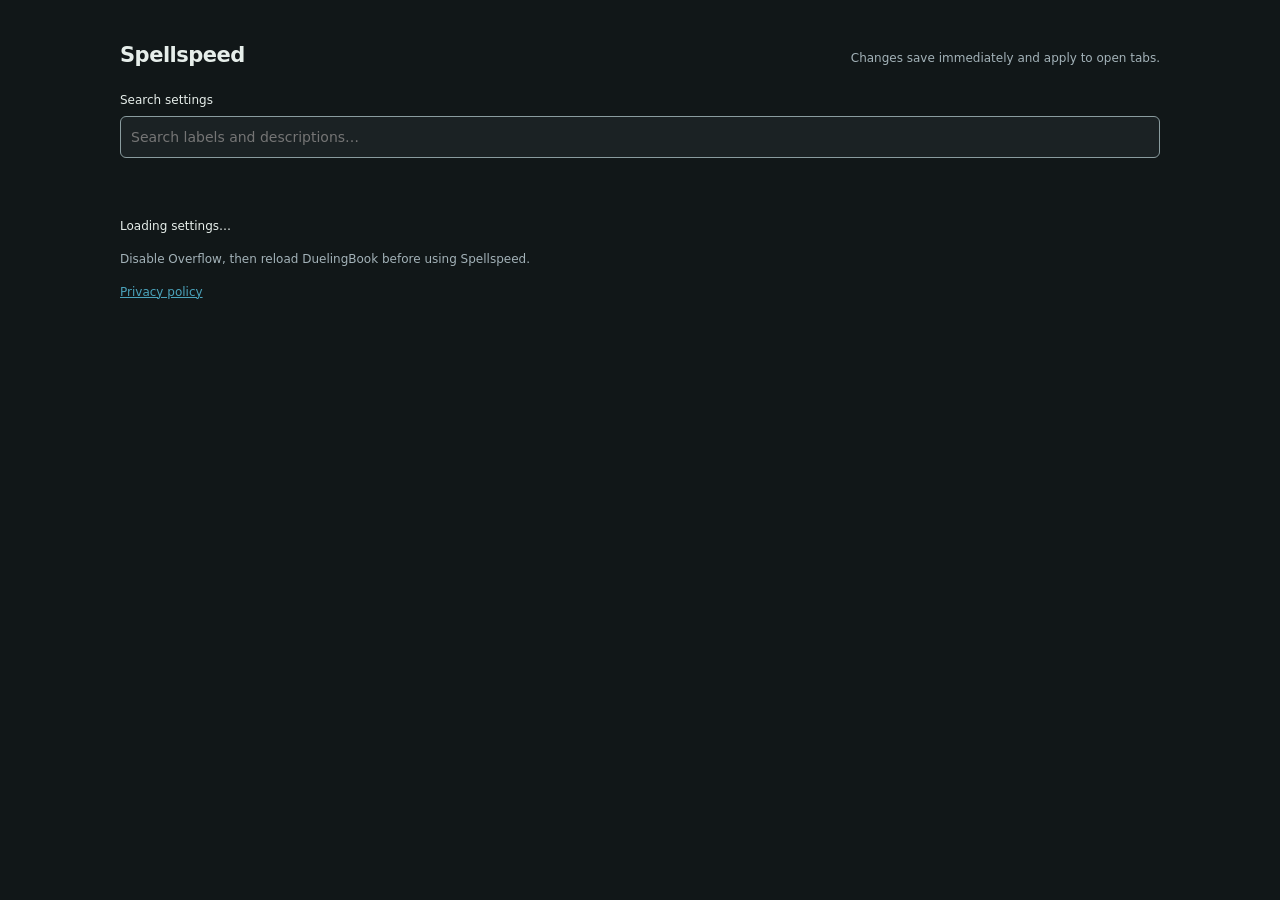
<file: extension/options.html>
<!doctype html>
<html lang="en" data-dbetter-theme="night"><head><meta charset="utf-8"><meta name="viewport" content="width=device-width, initial-scale=1"><title>Spellspeed settings</title><link rel="stylesheet" href="popup.css"></head>
<body class="options"><main>
<header class="top"><h1>Spellspeed <small id="version"></small></h1><p class="note">Changes save immediately and apply to open tabs.</p></header>
<label class="search-label" for="search">Search settings</label><input id="search" type="search" placeholder="Search labels and descriptions…">
<div class="settings-layout"><nav id="section-menu" aria-label="Settings sections"></nav><div id="categories"></div></div><p id="empty" hidden>No matching settings.</p>
<section id="key-settings" hidden><h2>Keyboard shortcuts</h2><p class="note">Select a key, then press one printable key. Escape cancels. Modifiers, Tab and Enter are reserved.</p><div id="key-bindings"></div></section>
<section id="chat-settings" hidden><h2>Quick chat</h2><p class="note">The 💬 Chat wheel in duels shows these after your deck’s own messages (set them with 💬 next to Solo in the deck constructor). Up to 8 in all, 40 characters each.</p><div id="chat-messages"></div><div class="actions"><button id="chat-reset" type="button">Default messages</button></div></section>
<section id="transfer" hidden><h2>Backup</h2><div id="volume-setting"><label for="vfxVolume">VFX volume <output id="volume-value">100%</output></label><input id="vfxVolume" type="range" min="0" max="100" step="1"></div><div id="board-setting"><label for="boardSize">Board size <output id="board-value">100%</output></label><input id="boardSize" type="range" min="60" max="100" step="5"></div>
<div class="actions"><button id="reset" type="button">Reset to defaults</button><button id="export" type="button">Export JSON</button><label class="file-button" for="import">Import JSON</label><input id="import" type="file" accept=".json,application/json"></div>
<div id="reset-confirm" hidden><p>Reset all extension settings and shortcuts?</p><button id="reset-yes" type="button">Reset all</button> <button id="reset-no" type="button">Cancel</button></div></section>
<p id="error" role="alert"></p><p id="status" role="status">Loading settings…</p>
<p class="note">Disable Overflow, then reload DuelingBook before using Spellspeed.</p>
<p class="note"><a href="privacy.html" target="_blank" rel="noopener">Privacy policy</a></p>
</main><script src="rules.js"></script><script src="popup.js"></script></body></html>
</file>
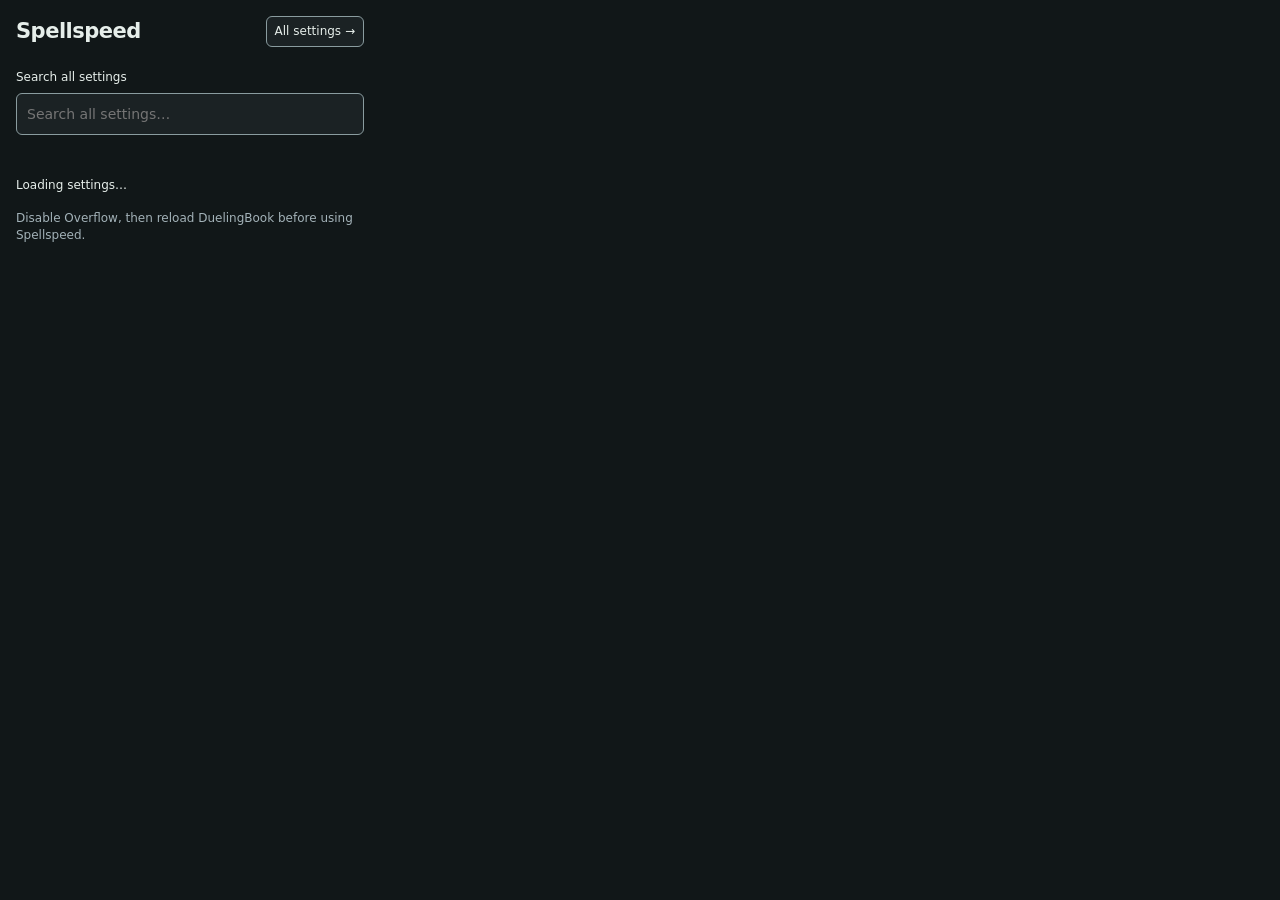
<file: extension/popup.html>
<!doctype html>
<html lang="en" data-dbetter-theme="night"><head><meta charset="utf-8"><meta name="viewport" content="width=device-width, initial-scale=1"><title>Spellspeed settings</title><link rel="stylesheet" href="popup.css"></head>
<body><main>
<header class="top"><h1>Spellspeed <small id="version"></small></h1><button id="all-settings" type="button">All settings →</button></header>
<section id="quick" aria-label="Most used settings"></section>
<label class="search-label" for="search">Search all settings</label><input id="search" type="search" placeholder="Search all settings…">
<div id="categories" hidden></div><p id="empty" hidden>No matching settings.</p>
<p id="error" role="alert"></p><p id="status" role="status">Loading settings…</p>
<p class="note">Disable Overflow, then reload DuelingBook before using Spellspeed.</p>
</main><script src="rules.js"></script><script src="popup.js"></script></body></html>
</file>
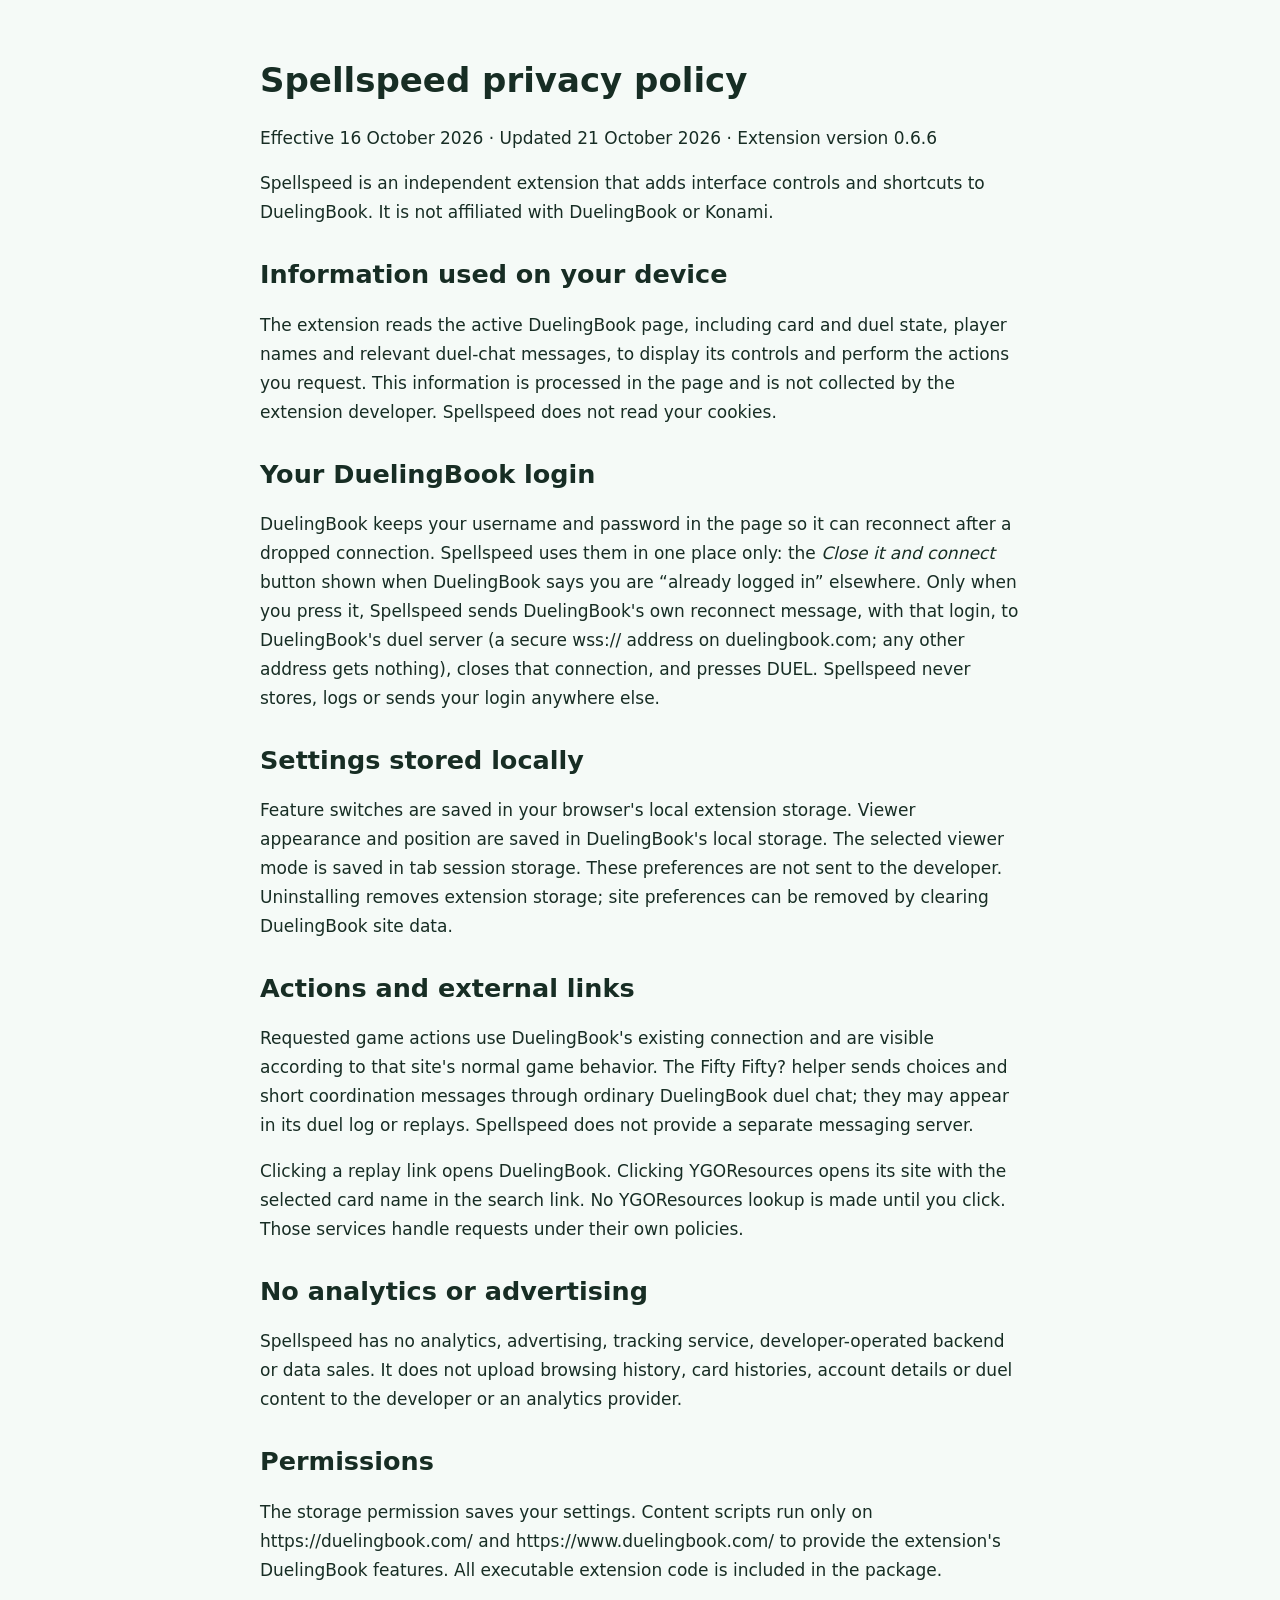
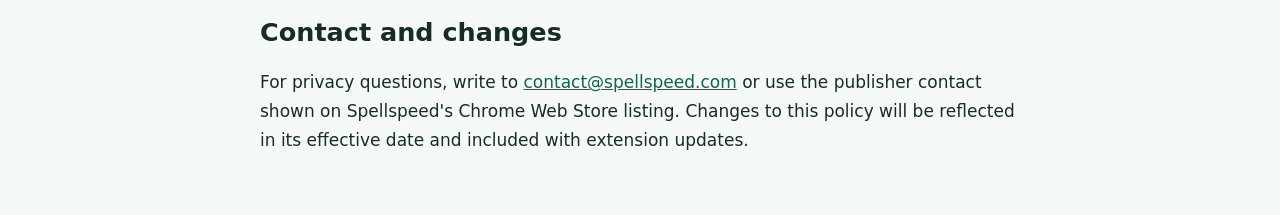
<file: extension/privacy.html>
<!doctype html>
<html lang="en"><head><meta charset="utf-8"><meta name="viewport" content="width=device-width,initial-scale=1"><title>Spellspeed — Privacy policy</title><style>body{max-width:760px;margin:60px auto;padding:0 24px;font:17px/1.7 system-ui;color:#172d24;background:#f5faf7}h1,h2{line-height:1.2}h2{margin-top:32px}a{color:#14634a}</style></head><body>
<h1>Spellspeed privacy policy</h1><p>Effective 16 October 2026 · Updated 21 October 2026 · Extension version 0.6.6</p>
<p>Spellspeed is an independent extension that adds interface controls and shortcuts to DuelingBook. It is not affiliated with DuelingBook or Konami.</p>
<h2>Information used on your device</h2><p>The extension reads the active DuelingBook page, including card and duel state, player names and relevant duel-chat messages, to display its controls and perform the actions you request. This information is processed in the page and is not collected by the extension developer. Spellspeed does not read your cookies.</p>
<h2>Your DuelingBook login</h2><p>DuelingBook keeps your username and password in the page so it can reconnect after a dropped connection. Spellspeed uses them in one place only: the <em>Close it and connect</em> button shown when DuelingBook says you are “already logged in” elsewhere. Only when you press it, Spellspeed sends DuelingBook's own reconnect message, with that login, to DuelingBook's duel server (a secure wss:// address on duelingbook.com; any other address gets nothing), closes that connection, and presses DUEL. Spellspeed never stores, logs or sends your login anywhere else.</p>
<h2>Settings stored locally</h2><p>Feature switches are saved in your browser's local extension storage. Viewer appearance and position are saved in DuelingBook's local storage. The selected viewer mode is saved in tab session storage. These preferences are not sent to the developer. Uninstalling removes extension storage; site preferences can be removed by clearing DuelingBook site data.</p>
<h2>Actions and external links</h2><p>Requested game actions use DuelingBook's existing connection and are visible according to that site's normal game behavior. The Fifty Fifty? helper sends choices and short coordination messages through ordinary DuelingBook duel chat; they may appear in its duel log or replays. Spellspeed does not provide a separate messaging server.</p><p>Clicking a replay link opens DuelingBook. Clicking YGOResources opens its site with the selected card name in the search link. No YGOResources lookup is made until you click. Those services handle requests under their own policies.</p>
<h2>No analytics or advertising</h2><p>Spellspeed has no analytics, advertising, tracking service, developer-operated backend or data sales. It does not upload browsing history, card histories, account details or duel content to the developer or an analytics provider.</p>
<h2>Permissions</h2><p>The storage permission saves your settings. Content scripts run only on https://duelingbook.com/ and https://www.duelingbook.com/ to provide the extension's DuelingBook features. All executable extension code is included in the package.</p>
<h2>Contact and changes</h2><p>For privacy questions, write to <a href="mailto:contact@spellspeed.com">contact@spellspeed.com</a> or use the publisher contact shown on Spellspeed's Chrome Web Store listing. Changes to this policy will be reflected in its effective date and included with extension updates.</p>
</body></html>
</file>
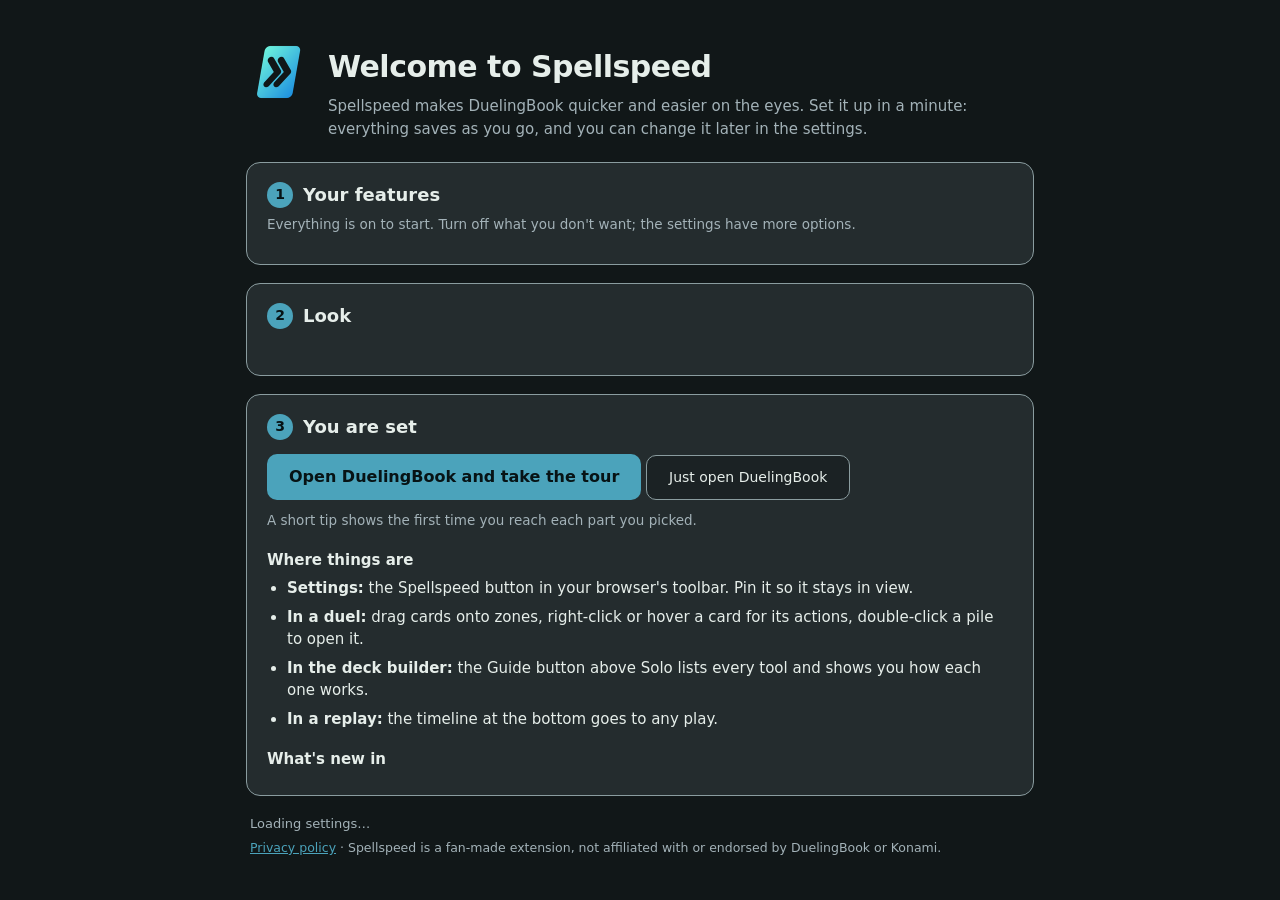
<file: extension/welcome.html>
<!doctype html>
<html lang="en" data-dbetter-theme="night"><head><meta charset="utf-8"><meta name="viewport" content="width=device-width, initial-scale=1"><title>Welcome to Spellspeed</title><link rel="icon" href="icon32.png"><link rel="stylesheet" href="welcome.css"></head>
<body><main>
<header class="hero"><img src="icon128.png" alt="" width="64" height="64"><div><h1>Welcome to Spellspeed</h1>
<p>Spellspeed makes DuelingBook quicker and easier on the eyes. Set it up in a minute: everything saves as you go, and you can change it later in the settings.</p></div></header>

<section class="step" aria-labelledby="features-title"><h2 id="features-title"><span class="num">1</span>Your features</h2>
<p class="note">Everything is on to start. Turn off what you don't want; the settings have more options.</p>
<div id="features"></div>
</section>

<section class="step" aria-labelledby="look-title"><h2 id="look-title"><span class="num">2</span>Look</h2>
<div class="choices" id="looks" role="radiogroup" aria-label="Look"></div>
<div class="themes" id="themes" role="group" aria-label="Theme"></div>
</section>

<section class="step" aria-labelledby="go-title"><h2 id="go-title"><span class="num">3</span>You are set</h2>
<a id="open" class="open" href="https://www.duelingbook.com/">Open DuelingBook and take the tour</a>
<a id="open-only" class="open secondary" href="https://www.duelingbook.com/">Just open DuelingBook</a>
<span id="guide-video"></span>
<p class="note" id="tips-note">A short tip shows the first time you reach each part you picked.</p>
<h3>Where things are</h3>
<ul class="where">
<li><strong>Settings:</strong> the Spellspeed button in your browser's toolbar. Pin it so it stays in view.</li>
<li><strong>In a duel:</strong> drag cards onto zones, right-click or hover a card for its actions, double-click a pile to open it.</li>
<li><strong>In the deck builder:</strong> the Guide button above Solo lists every tool and shows you how each one works.</li>
<li><strong>In a replay:</strong> the timeline at the bottom goes to any play.</li>
</ul>
<h3 id="new">What's new in <span id="news-version"></span></h3>
<ul class="news" id="news"></ul>
</section>

<p id="status" role="status">Loading settings…</p>
<footer><a href="privacy.html" target="_blank" rel="noopener">Privacy policy</a> · Spellspeed is a fan-made extension, not affiliated with or endorsed by DuelingBook or Konami.</footer>
</main><script src="rules.js"></script><script src="welcome.js"></script></body></html>
</file>
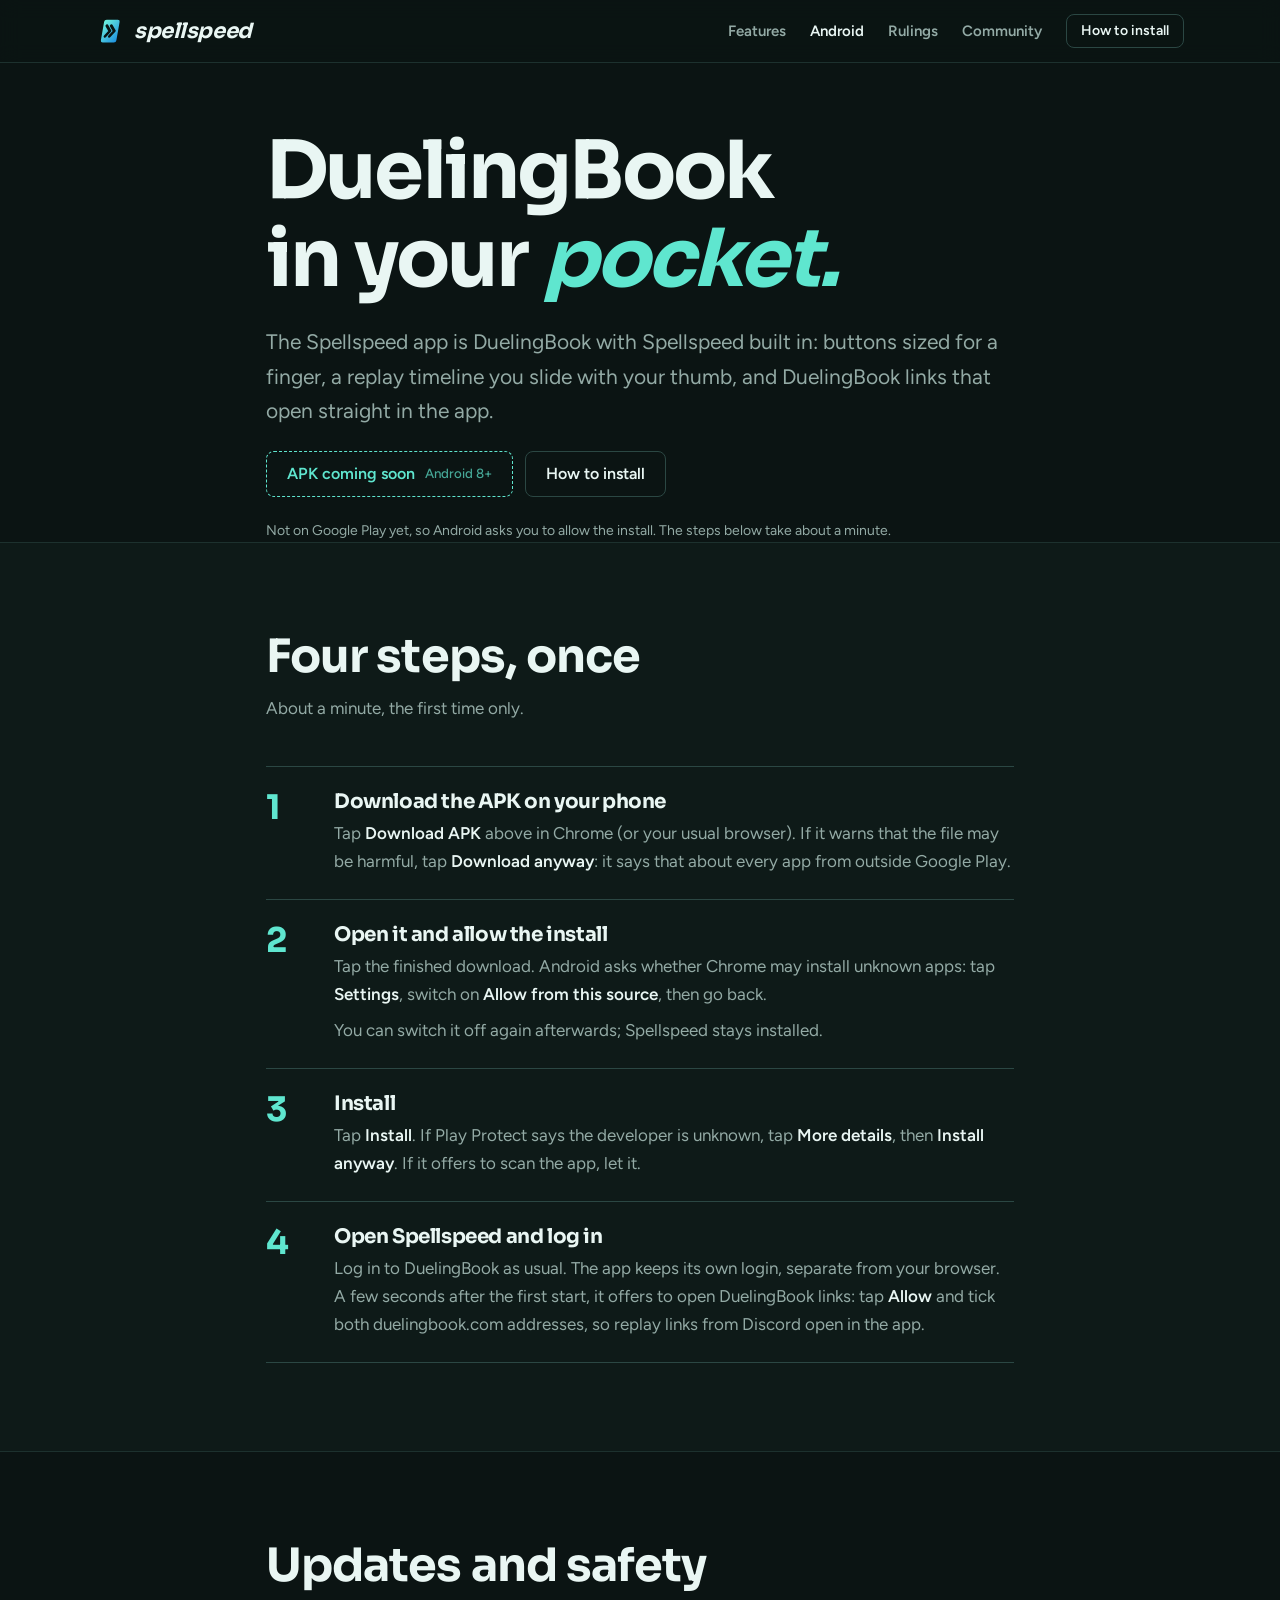
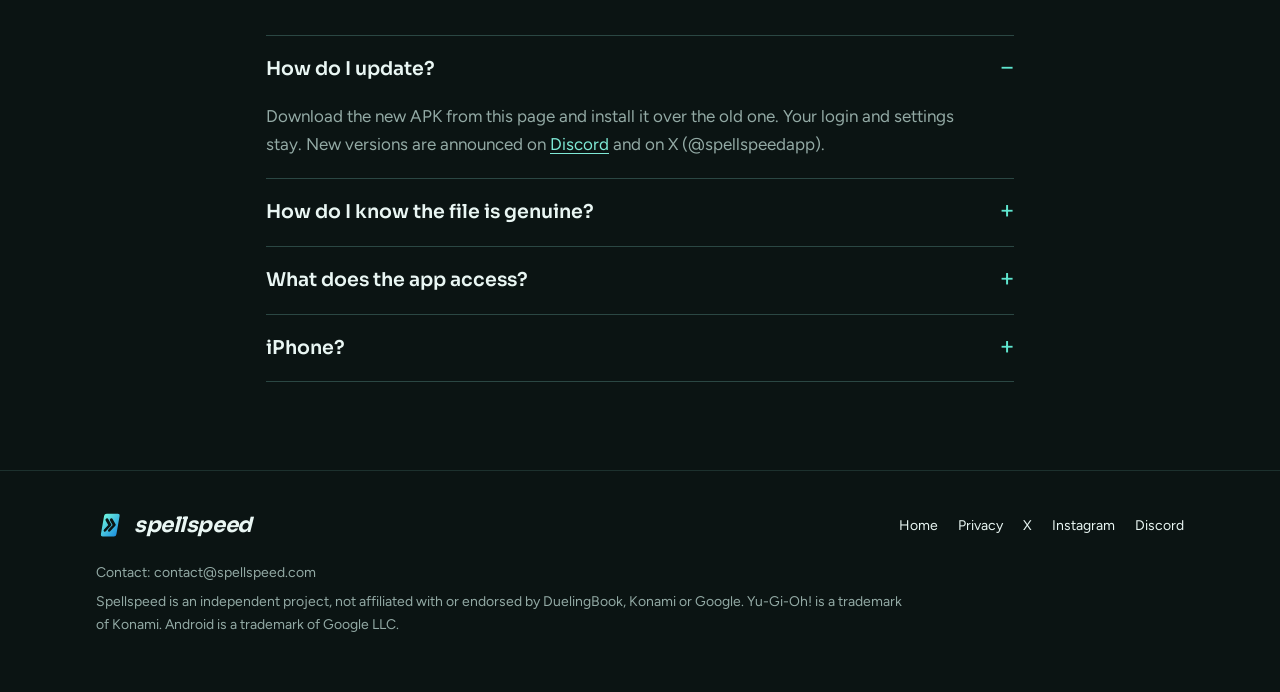
<file: site/android.html>
<!doctype html>
<html lang="en">
<head>
<meta charset="utf-8">
<meta name="viewport" content="width=device-width, initial-scale=1, viewport-fit=cover">
<title>Spellspeed for Android</title>
<meta name="description" content="Download the Spellspeed app for Android: DuelingBook with touch-sized controls, a replay timeline and links that open in the app.">
<meta name="theme-color" content="#0b1413">
<link rel="icon" href="assets/mark.svg" type="image/svg+xml">
<link rel="icon" href="assets/icon32.png" sizes="32x32">
<link rel="apple-touch-icon" href="assets/app-icon-512.png">
<link rel="preload" href="fonts/sora.woff2" as="font" type="font/woff2" crossorigin>
<link rel="stylesheet" href="style.css?v=3">
</head>
<body>

<header class="top">
  <div class="wrap">
    <a class="brand" href="./" aria-label="Spellspeed home"><img src="assets/mark.svg" alt=""><span class="wordmark">spellspeed</span></a>
    <nav class="nav" aria-label="Main">
      <a href="./#deck">Features</a>
      <a href="android.html" aria-current="page">Android</a>
      <a href="./#rulings">Rulings</a>
      <a href="./#community">Community</a>
    </nav>
    <a class="btn btn-ghost btn-sm" href="#install">How to install</a>
  </div>
</header>

<main>
  <div class="wrap narrow hero">
    <div class="hero-copy">
      <h1>DuelingBook in your <em>pocket.</em></h1>
      <p class="lead">The Spellspeed app is DuelingBook with Spellspeed built in: buttons sized for a finger, a replay timeline you slide with your thumb, and DuelingBook links that open straight in the app.</p>
      <div class="ctas" id="download">
        <!-- TODO(launch): APK link (GitHub release asset), version, size and SHA-256 -->
        <span class="btn btn-soon">APK coming soon <small>Android 8+</small></span>
        <a class="btn btn-ghost" href="#install">How to install</a>
      </div>
      <p class="note">Not on Google Play yet, so Android asks you to allow the install. The steps below take about a minute.</p>
    </div>
  </div>

  <section id="install" class="band">
    <div class="wrap narrow">
      <div class="section-head"><h2>Four steps, once</h2><p>About a minute, the first time only.</p></div>
      <ol class="steps">
        <li><div>
          <h3>Download the APK on your phone</h3>
          <p>Tap <b>Download APK</b> above in Chrome (or your usual browser). If it warns that the file may be harmful, tap <b>Download anyway</b>: it says that about every app from outside Google Play.</p>
        </div></li>
        <li><div>
          <h3>Open it and allow the install</h3>
          <p>Tap the finished download. Android asks whether Chrome may install unknown apps: tap <b>Settings</b>, switch on <b>Allow from this source</b>, then go back.</p>
          <p>You can switch it off again afterwards; Spellspeed stays installed.</p>
        </div></li>
        <li><div>
          <h3>Install</h3>
          <p>Tap <b>Install</b>. If Play Protect says the developer is unknown, tap <b>More details</b>, then <b>Install anyway</b>. If it offers to scan the app, let it.</p>
        </div></li>
        <li><div>
          <h3>Open Spellspeed and log in</h3>
          <p>Log in to DuelingBook as usual. The app keeps its own login, separate from your browser. A few seconds after the first start, it offers to open DuelingBook links: tap <b>Allow</b> and tick both duelingbook.com addresses, so replay links from Discord open in the app.</p>
        </div></li>
      </ol>
    </div>
  </section>

  <section>
    <div class="wrap narrow">
      <div class="section-head"><h2>Updates and safety</h2></div>
      <div class="rulings">
        <details open>
          <summary>How do I update?</summary>
          <p>Download the new APK from this page and install it over the old one. Your login and settings stay. New versions are announced on <a href="https://discord.gg/m5qKsv8ZST">Discord</a> and on X (@spellspeedapp).</p>
        </details>
        <details>
          <summary>How do I know the file is genuine?</summary>
          <p>Download it only from spellspeed.com or our GitHub releases. Every version is signed with the same key, so Android refuses to install a modified copy over your app. Each release lists its SHA-256 checksum:</p>
          <p class="checksum"><!-- TODO(launch): SHA-256 of the release APK -->Checksum published with the first release.</p>
        </details>
        <details>
          <summary>What does the app access?</summary>
          <p>Only DuelingBook. It has no tracking or analytics and sends nothing to us. See the <a href="privacy.html">privacy policy</a>.</p>
        </details>
        <details>
          <summary>iPhone?</summary>
          <p>Not yet. Apple does not allow apps from outside the App Store on most iPhones.</p>
        </details>
      </div>
    </div>
  </section>
</main>

<footer>
  <div class="wrap">
    <div class="foot-row">
      <a class="brand" href="./"><img src="assets/mark.svg" alt=""><span class="wordmark">spellspeed</span></a>
      <nav class="foot-links" aria-label="Footer">
        <a href="./">Home</a>
        <a href="privacy.html">Privacy</a>
        <a href="https://x.com/spellspeedapp">X</a>
        <a href="https://www.instagram.com/spellspeedapp/">Instagram</a>
        <!-- TODO(launch): GitHub repository -->
        <a href="https://discord.gg/m5qKsv8ZST">Discord</a>
      </nav>
    </div>
    <div class="fine">
      <p>Contact: contact@spellspeed.com</p>
      <p>Spellspeed is an independent project, not affiliated with or endorsed by DuelingBook, Konami or Google. Yu-Gi-Oh! is a trademark of Konami. Android is a trademark of Google LLC.</p>
    </div>
  </div>
</footer>
</body>
</html>
</file>
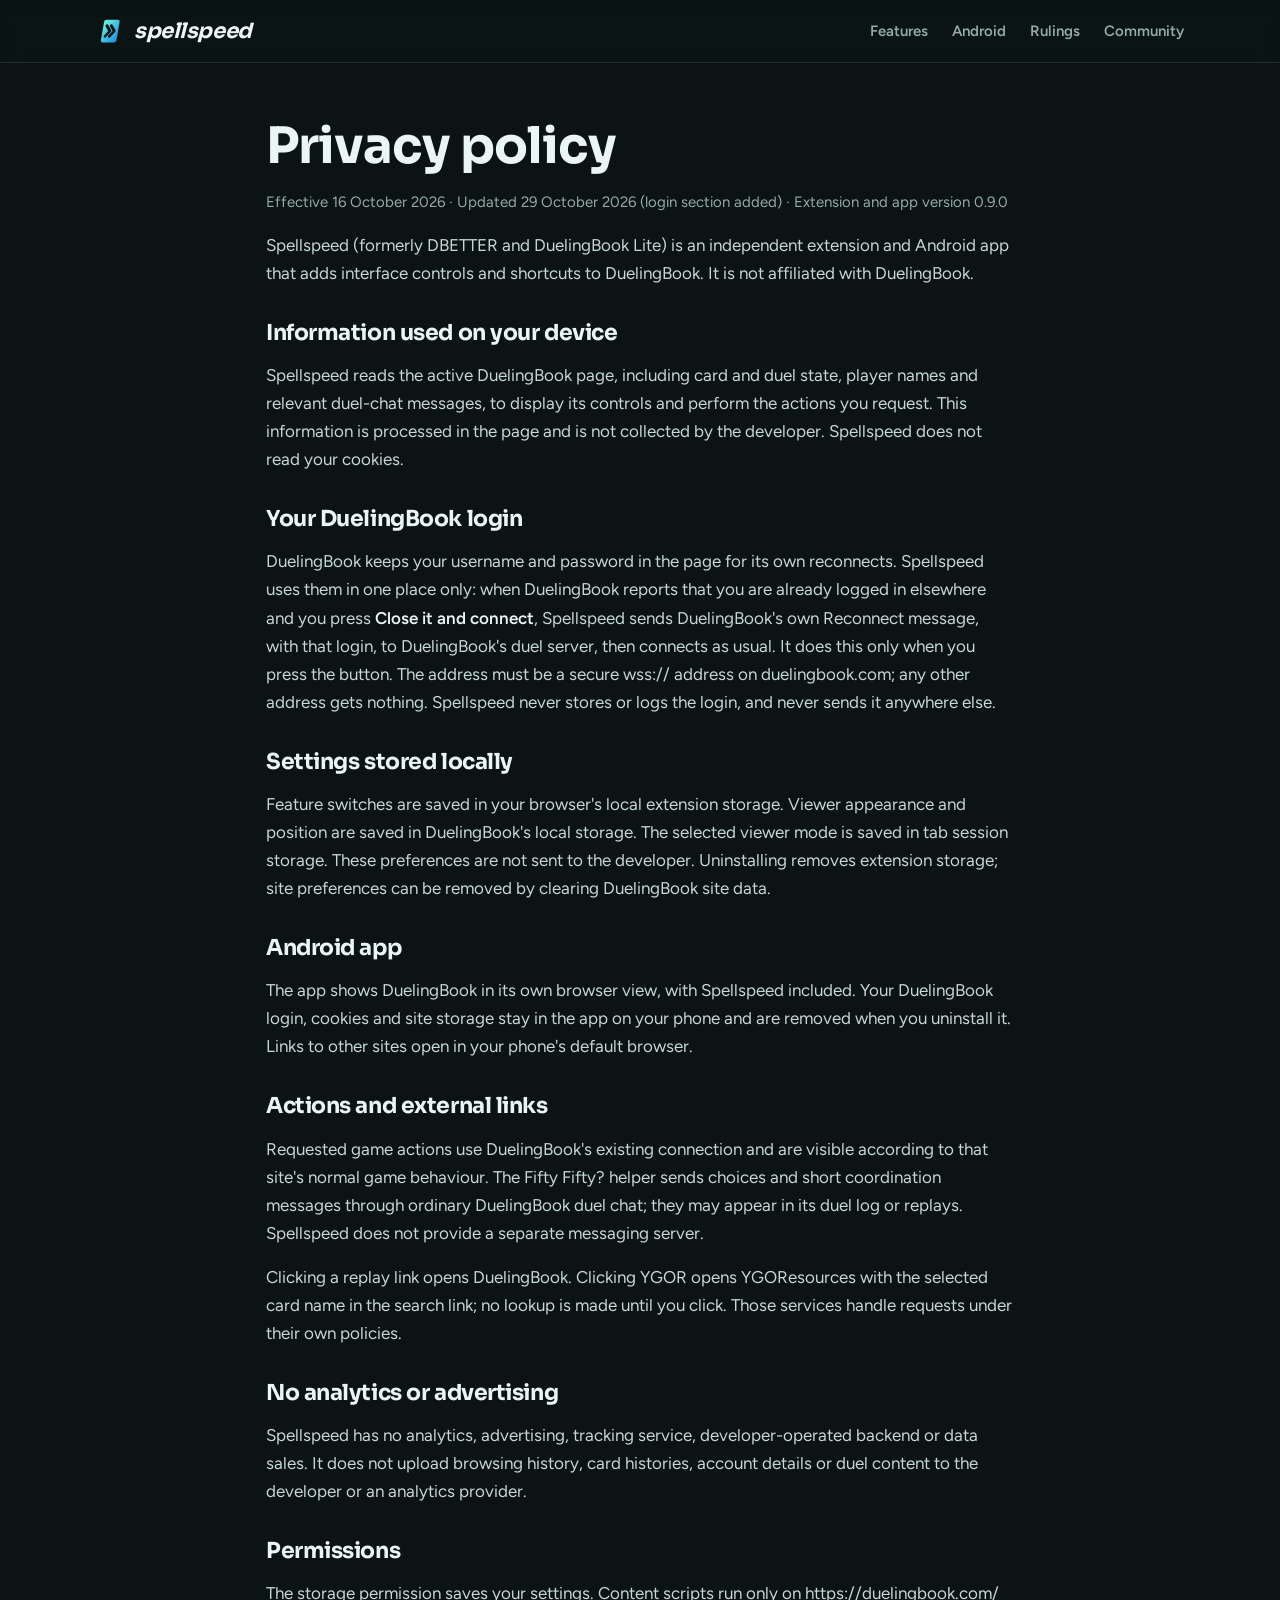
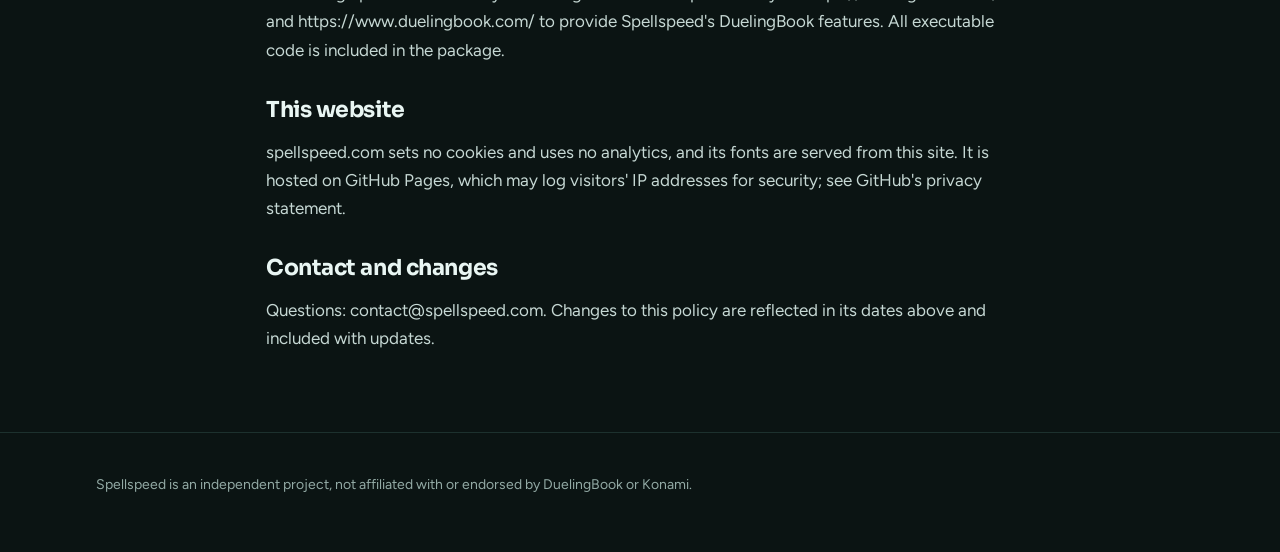
<file: site/privacy.html>
<!doctype html>
<html lang="en">
<head>
<meta charset="utf-8">
<meta name="viewport" content="width=device-width, initial-scale=1, viewport-fit=cover">
<title>Spellspeed Privacy Policy</title>
<meta name="description" content="What the Spellspeed extension, Android app and website do with your data.">
<meta name="theme-color" content="#0b1413">
<link rel="icon" href="assets/mark.svg" type="image/svg+xml">
<link rel="icon" href="assets/icon32.png" sizes="32x32">
<link rel="stylesheet" href="style.css?v=3">
</head>
<body>

<header class="top">
  <div class="wrap">
    <a class="brand" href="./" aria-label="Spellspeed home"><img src="assets/mark.svg" alt=""><span class="wordmark">spellspeed</span></a>
    <nav class="nav" aria-label="Main">
      <a href="./#deck">Features</a>
      <a href="android.html">Android</a>
      <a href="./#rulings">Rulings</a>
      <a href="./#community">Community</a>
    </nav>
  </div>
</header>

<main class="wrap narrow prose">
  <!-- Keep in step with the privacy.html inside the extension package. -->
  <h1>Privacy policy</h1>
  <p class="meta">Effective 16 October 2026 · Updated 29 October 2026 (login section added) · Extension and app version 0.9.0</p>
  <p>Spellspeed (formerly DBETTER and DuelingBook Lite) is an independent extension and Android app that adds interface controls and shortcuts to DuelingBook. It is not affiliated with DuelingBook.</p>

  <h2>Information used on your device</h2>
  <p>Spellspeed reads the active DuelingBook page, including card and duel state, player names and relevant duel-chat messages, to display its controls and perform the actions you request. This information is processed in the page and is not collected by the developer. Spellspeed does not read your cookies.</p>
  <h2>Your DuelingBook login</h2>
  <p>DuelingBook keeps your username and password in the page for its own reconnects. Spellspeed uses them in one place only: when DuelingBook reports that you are already logged in elsewhere and you press <b>Close it and connect</b>, Spellspeed sends DuelingBook's own Reconnect message, with that login, to DuelingBook's duel server, then connects as usual. It does this only when you press the button. The address must be a secure wss:// address on duelingbook.com; any other address gets nothing. Spellspeed never stores or logs the login, and never sends it anywhere else.</p>

  <h2>Settings stored locally</h2>
  <p>Feature switches are saved in your browser's local extension storage. Viewer appearance and position are saved in DuelingBook's local storage. The selected viewer mode is saved in tab session storage. These preferences are not sent to the developer. Uninstalling removes extension storage; site preferences can be removed by clearing DuelingBook site data.</p>

  <h2>Android app</h2>
  <p>The app shows DuelingBook in its own browser view, with Spellspeed included. Your DuelingBook login, cookies and site storage stay in the app on your phone and are removed when you uninstall it. Links to other sites open in your phone's default browser.</p>

  <h2>Actions and external links</h2>
  <p>Requested game actions use DuelingBook's existing connection and are visible according to that site's normal game behaviour. The Fifty Fifty? helper sends choices and short coordination messages through ordinary DuelingBook duel chat; they may appear in its duel log or replays. Spellspeed does not provide a separate messaging server.</p>
  <p>Clicking a replay link opens DuelingBook. Clicking YGOR opens YGOResources with the selected card name in the search link; no lookup is made until you click. Those services handle requests under their own policies.</p>

  <h2>No analytics or advertising</h2>
  <p>Spellspeed has no analytics, advertising, tracking service, developer-operated backend or data sales. It does not upload browsing history, card histories, account details or duel content to the developer or an analytics provider.</p>

  <h2>Permissions</h2>
  <p>The storage permission saves your settings. Content scripts run only on https://duelingbook.com/ and https://www.duelingbook.com/ to provide Spellspeed's DuelingBook features. All executable code is included in the package.</p>

  <h2>This website</h2>
  <p>spellspeed.com sets no cookies and uses no analytics, and its fonts are served from this site. It is hosted on GitHub Pages, which may log visitors' IP addresses for security; see GitHub's privacy statement.</p>

  <h2>Contact and changes</h2>
  <p>Questions: contact@spellspeed.com. Changes to this policy are reflected in its dates above and included with updates.</p>
</main>

<footer>
  <div class="wrap">
    <div class="fine">
      <p>Spellspeed is an independent project, not affiliated with or endorsed by DuelingBook or Konami.</p>
    </div>
  </div>
</footer>
</body>
</html>
</file>
<file: extension/popup.css>
@import url("night.css");
:root{font:14px/1.45 system-ui,sans-serif;background:var(--ssp-ground);color:var(--ssp-text)}
*{box-sizing:border-box}body{margin:0;width:380px;max-width:100vw}main{padding:16px 16px 18px}[hidden]{display:none!important}
h1{margin:0;font-size:21px;letter-spacing:-.5px}h2{font-size:17px;margin:0}.top{display:flex;align-items:center;justify-content:space-between;gap:10px;margin-bottom:12px}.top h1 small{display:inline;margin-left:6px;font-weight:400}.top .note{margin:0}
small{display:block;font-size:11px;color:var(--ssp-muted);margin-top:3px}.note{color:var(--ssp-muted);font-size:12px;margin:15px 0 8px}a{color:var(--ssp-accent)}
button,input[type=search],.file-button{font:inherit;color:inherit;background:var(--ssp-input);border:1px solid var(--ssp-line);border-radius:6px}button,.file-button{padding:8px 12px;cursor:pointer}button:focus-visible,input:focus-visible,a:focus-visible{outline:2px solid var(--ssp-accent);outline-offset:2px}button:disabled,.disabled{color:var(--ssp-muted)}button:disabled{cursor:default}
#all-settings{padding:6px 8px;font-size:12px;white-space:nowrap}#status,#error{font-size:12px;min-height:18px}.search-label{display:block;font-size:12px;padding:6px 0;margin-top:16px}input[type=search]{width:100%;padding:10px}input[type=range]{width:100%;accent-color:var(--ssp-accent)}
#quick{margin:0;padding:0;border:0}.quick-title{margin:14px 0 7px;color:var(--ssp-accent);font-size:13px;font-weight:700}.guide-block{border:1px solid var(--ssp-accent);border-radius:10px;padding:12px;margin-bottom:14px}.guide-block p{margin:0 0 8px;font-size:13px;font-weight:600}.guide-block progress{appearance:none;display:block;width:100%;height:4px;border:0;border-radius:4px;background:var(--ssp-line);accent-color:var(--ssp-accent)}progress::-webkit-progress-bar{background:var(--ssp-line);border-radius:4px}progress::-webkit-progress-value{background:var(--ssp-accent);border-radius:4px}progress::-moz-progress-bar{background:var(--ssp-accent)}.guide-block .actions{gap:6px;margin-top:10px}.guide-block button{font-size:12px;padding:7px 9px}
.look-mode{display:grid;grid-template-columns:repeat(4,1fr);gap:6px}.theme-choice{padding:8px 4px;font-size:12px}.theme-choice:last-child{grid-column:1/-1;display:flex;align-items:center;gap:10px;padding:8px 10px}.theme-swatch{display:block;height:20px;border-radius:4px;margin-bottom:5px;background:var(--ssp-panel);border:3px solid var(--ssp-accent)}.theme-choice:last-child .theme-swatch{width:34px;margin:0}.theme-choice[aria-checked=true]{border-color:var(--ssp-accent);box-shadow:inset 0 0 0 1px var(--ssp-accent)}.theme-more{margin:8px 0 0;color:var(--ssp-muted);font-size:12px}
.menu-mode{display:grid;grid-template-columns:1fr 1fr;gap:8px}.mode-option{display:flex;flex-direction:column;align-items:stretch;gap:8px;padding:10px;text-align:left;border-radius:10px;background:var(--ssp-panel-2);line-height:1.25}.mode-option small{font-size:10.5px;line-height:1.3}.mode-option[aria-checked=true],.essential[aria-pressed=true]{border-color:var(--ssp-accent)}.mode-option[aria-checked=true]>span:last-child{font-weight:700}
.essentials{display:grid;grid-template-columns:repeat(3,1fr);gap:6px}.essential{display:flex;flex-direction:column;align-items:center;gap:3px;padding:8px 4px;font-size:11.5px;border-radius:9px;background:var(--ssp-panel-2)}.essential .glyph{font-size:17px;line-height:1}
.setting{display:flex;align-items:center;justify-content:space-between;gap:12px;padding:12px 14px;border-top:1px solid var(--ssp-line);margin:0;cursor:pointer}.sub-setting{padding-left:30px}.setting>span{flex:1}.setting p{margin:0}.look-setting{display:block;cursor:default}.look-setting .quick-title{margin-top:0}#quick .look-setting{padding:0;border:0}.search-results{border:0;margin:0;padding:0}
.setting input[type=checkbox],.group-toggle{appearance:none;position:relative;flex-shrink:0;width:34px;height:19px;border-radius:10px;background:var(--ssp-input);border:1px solid var(--ssp-line);cursor:pointer;transition:background .15s}.setting input[type=checkbox]::before,.group-toggle::before{content:'';position:absolute;left:2px;top:2px;width:13px;height:13px;border-radius:50%;background:var(--ssp-muted);transition:transform .15s}.setting input[type=checkbox]:checked,.group-toggle:checked,.group-toggle:indeterminate{background:var(--ssp-accent);border-color:var(--ssp-accent)}.setting input[type=checkbox]:checked::before,.group-toggle:checked::before{transform:translateX(15px);background:var(--ssp-on-accent)}.group-toggle:indeterminate::before{transform:translateX(7.5px);background:var(--ssp-on-accent)}input:disabled{cursor:default}.disabled{background:var(--ssp-panel-2)}
.segmented{display:flex;gap:3px;padding:3px;background:var(--ssp-input);border:1px solid var(--ssp-line);border-radius:8px}.segmented button{flex:1;border-color:transparent;background:transparent;padding:7px 10px;white-space:nowrap}.segmented button[aria-checked=true]{background:var(--ssp-accent);color:var(--ssp-on-accent)}.segmented button:disabled{opacity:.55}.sound-setting{flex-wrap:wrap}.sound-setting .segmented{flex:1}
.options{width:auto}.options main{max-width:1120px;margin:auto;padding:clamp(16px,4vw,40px)}.options .top{align-items:baseline}.settings-layout{display:grid;grid-template-columns:minmax(0,1fr);gap:18px;margin-top:18px}#section-menu{display:flex;flex-wrap:wrap;gap:6px;align-content:start}#section-menu a{padding:6px 10px;color:var(--ssp-muted);text-decoration:none;border-radius:7px;font-size:13px}#section-menu a.current{color:var(--ssp-accent);background:color-mix(in srgb,var(--ssp-accent) 12%,transparent)}
.settings-category{scroll-margin-top:24px;border:1px solid var(--ssp-line);border-radius:10px;overflow:hidden;margin:0 0 20px;background:var(--ssp-panel)}.section-heading{display:flex;align-items:center;gap:10px;padding:14px;background:var(--ssp-panel-2)}.section-heading h2{flex:1}.section-heading small{margin:0;white-space:nowrap}.section-heading .group-toggle{margin:0}.settings-category>div:not(.setting):not(.section-heading),.settings-category>section,.settings-category>p{padding:12px 14px}.settings-category section{margin:0;border-top:1px solid var(--ssp-line)}.settings-category section h2{font-size:14px}.settings-category .note{margin:0 0 10px}.options .look-mode{max-width:560px}
.key-row{display:flex;align-items:center;justify-content:space-between;gap:12px;padding:13px 0;border-bottom:1px solid var(--ssp-line)}.key-row button{min-width:80px}#chat-messages{display:grid;grid-template-columns:repeat(auto-fill,minmax(150px,1fr));gap:8px}#chat-messages input{width:100%;padding:9px 10px;font:inherit;color:inherit;background:var(--ssp-input);border:1px solid var(--ssp-line);border-radius:7px}#volume-setting label,#board-setting label{display:flex;justify-content:space-between;gap:12px;padding:10px 0}
.actions{display:flex;flex-wrap:wrap;align-items:center;gap:8px;margin-top:15px}.file-button{margin:0}#import{position:absolute;width:1px;height:1px;opacity:0;overflow:hidden;pointer-events:none}.file-button:has(+#import:focus-visible){outline:2px solid var(--ssp-accent);outline-offset:2px}#reset-confirm{padding:12px;border:1px solid var(--ssp-line);border-radius:6px;margin-top:12px}.tour-row small{flex-basis:100%}.tool-grid{display:grid;grid-template-columns:repeat(2,minmax(0,1fr));gap:8px}.tool-tile{display:flex;flex-direction:column;align-items:start;justify-content:space-between;gap:10px;padding:12px;background:var(--ssp-panel-2);border:1px solid var(--ssp-line);border-radius:8px}.tool-tile button{font-size:12px}
@media(min-width:760px){.settings-layout{grid-template-columns:170px minmax(0,1fr);gap:24px}#section-menu{position:sticky;top:24px;display:flex;flex-direction:column;align-self:start}#key-bindings{display:grid;grid-template-columns:1fr 1fr;gap:0 24px}}
@media(max-width:480px){.options .top{align-items:start;flex-direction:column}.setting:has(.segmented){align-items:stretch;flex-direction:column}.tool-grid{grid-template-columns:1fr}}
body.touch{font-size:16px}body.touch .setting{padding-top:14px;padding-bottom:14px}body.touch small{font-size:12.5px}body.touch button,body.touch .file-button{min-height:44px}body.touch input[type=search],body.touch #chat-messages input{padding:13px;font-size:16px}body.touch input[type=range]{height:32px}body.touch .setting input[type=checkbox],body.touch .group-toggle{width:46px;height:26px;border-radius:13px}body.touch .setting input[type=checkbox]::before,body.touch .group-toggle::before{width:20px;height:20px}body.touch .setting input[type=checkbox]:checked::before,body.touch .group-toggle:checked::before{transform:translateX(20px)}
html:is([data-dbetter-theme="abyss"],[data-dbetter-theme="ember"]){background:var(--ssp-scenery) fixed}
.mode-picture{position:relative;display:block;height:46px;border-radius:7px;background:var(--ssp-input);overflow:hidden}.mode-picture i{position:absolute;left:14px;top:9px;width:22px;height:31px;border-radius:3px;background:linear-gradient(160deg,var(--ssp-input),var(--ssp-input));border:1px solid var(--ssp-line)}.mode-picture b{position:absolute;display:block;width:52px;height:30px;border-radius:4px;background:repeating-linear-gradient(var(--ssp-input) 0 4px,transparent 4px 9px);background-clip:content-box;padding:5px;border:1px solid var(--ssp-line);background-color:var(--ssp-input)}
.mode-right b{left:44px;top:10px}.mode-right i::after{content:'';position:absolute;right:-9px;bottom:-4px;width:9px;height:12px;background:var(--ssp-panel);clip-path:polygon(0 0,100% 70%,45% 65%,30% 100%)}
.mode-hover b{left:6px;top:3px;height:17px;width:44px;padding:3px 5px;background-image:repeating-linear-gradient(var(--ssp-panel) 0 3px,transparent 3px 6px)}.mode-hover i{top:21px}.mode-hover i::after{content:'';position:absolute;left:10px;top:14px;width:9px;height:12px;background:var(--ssp-panel);clip-path:polygon(0 0,100% 70%,45% 65%,30% 100%)}
.tour-row .help-note{flex-basis:100%}
</file>
<file: extension/welcome.css>
@import url("night.css");
/* Welcome page (welcome.html). Spellspeed's theme tokens come from night.css; the page follows the chosen theme. */
:root{font:15px/1.5 system-ui,'Segoe UI',sans-serif;background:var(--ssp-ground);color:var(--ssp-text)}
html[data-dbetter-theme="classic"]{background:#f4f6f5}
html:is([data-dbetter-theme="abyss"],[data-dbetter-theme="ember"]){background:var(--ssp-ground) var(--ssp-scenery) fixed}
*{box-sizing:border-box}
/* Set on body too: night.css (made for DuelingBook's pages) leaves inherited text smaller otherwise. */
body{margin:0;font:15px/1.5 system-ui,'Segoe UI',sans-serif}
main{max-width:820px;margin:0 auto;padding:clamp(16px,4vw,40px) 16px 32px}
a{color:var(--ssp-accent)}
.hero{display:flex;gap:18px;align-items:flex-start;margin-bottom:22px}
.hero img{flex:0 0 auto;border-radius:14px}
.hero h1{margin:4px 0 6px;font-size:clamp(24px,4vw,30px);letter-spacing:-.5px}
.hero p{margin:0;color:var(--ssp-muted)}
.step{margin:0 0 18px;padding:18px 20px;border-radius:14px;background:var(--ssp-panel);border:1px solid var(--ssp-line)}
.step h2{display:flex;align-items:center;gap:10px;margin:0 0 6px;font-size:18px}
.num{display:inline-grid;place-items:center;width:26px;height:26px;border-radius:50%;background:var(--ssp-accent);color:var(--ssp-on-accent);font-size:14px;font-weight:700}
.step h3{margin:18px 0 6px;font-size:15px}
.note{margin:0 0 12px;color:var(--ssp-muted);font-size:13.5px}
button{font:inherit;color:inherit;cursor:pointer}
button:disabled{cursor:default}
/* Step 1: the duel features in a grid, the deck builder and replays side by side below. */
.group{margin-top:14px;padding-top:12px;border-top:1px solid var(--ssp-line)}
.group h3{display:flex;align-items:center;gap:8px;margin:0 0 4px;font-size:13px;letter-spacing:1.2px;text-transform:uppercase;color:var(--ssp-accent)}
.group h3 .icon{width:18px;height:18px}
.icon{flex:0 0 auto;width:22px;height:22px;fill:none;stroke:currentColor;stroke-width:1.7;stroke-linecap:round;stroke-linejoin:round}
.feature-grid{display:grid;grid-template-columns:1fr 1fr;column-gap:28px}
.feature{display:flex;align-items:center;gap:12px;padding:9px 0;cursor:pointer}
.feature>.icon{width:34px;height:34px;padding:6px;border-radius:9px;color:var(--ssp-accent);background:color-mix(in srgb,var(--ssp-accent) 13%,transparent)}
.feature .words{display:flex;flex:1;flex-direction:column;min-width:0}
.feature strong{display:flex;align-items:center;flex-wrap:wrap;gap:8px;font-size:14.5px}
.feature small{color:var(--ssp-muted);font-size:12.5px}
.feature.disabled{opacity:.7}
.feature.disabled small{color:var(--ssp-muted)}
.tag{padding:2px 9px;border-radius:999px;border:1px solid var(--ssp-accent);background:color-mix(in srgb,var(--ssp-accent) 16%,transparent);color:var(--ssp-text);font-size:11.5px;font-weight:600;font-style:normal;line-height:1.5;letter-spacing:.3px}
/* Card actions: a full-width row under the duel switches, with a two-way pick in place of a switch. */
.menu-pick{grid-column:1/-1;cursor:default}
.segmented{display:inline-flex;flex:0 0 auto;padding:2px;border-radius:9px;background:var(--ssp-input);border:1px solid var(--ssp-line)}
.segmented button{padding:5px 12px;border:0;border-radius:7px;background:transparent;font-size:13px;font-weight:600}
.segmented button[aria-checked="true"]{background:var(--ssp-accent);color:var(--ssp-on-accent)}
.segmented button:not(:disabled):not([aria-checked="true"]):hover{background:color-mix(in srgb,var(--ssp-accent) 16%,transparent)}
.pair{display:grid;grid-template-columns:1fr 1fr;column-gap:28px}
input[type=checkbox]{appearance:none;-webkit-appearance:none;flex:0 0 auto;position:relative;width:38px;height:21px;margin:0;border-radius:11px;background:var(--ssp-input);border:1px solid var(--ssp-line);cursor:pointer;transition:background .15s}
input[type=checkbox]::before{content:'';position:absolute;left:2px;top:2px;width:15px;height:15px;border-radius:50%;background:var(--ssp-muted);transition:transform .15s}
input[type=checkbox]:not(:checked){border-color:var(--ssp-muted)}
input[type=checkbox]:checked{background:var(--ssp-accent);border-color:var(--ssp-accent)}
input[type=checkbox]:checked::before{transform:translateX(17px);background:var(--ssp-on-accent)}
input[type=checkbox]:disabled{cursor:default;opacity:.6}
.choice{display:flex;flex-direction:column;align-items:flex-start;gap:3px;padding:12px 14px;text-align:left;border-radius:10px;background:var(--ssp-input);border:1px solid var(--ssp-line)}
.choice strong{font-size:15.5px}
.choice span{font-size:13px;color:var(--ssp-muted)}
.choice[aria-checked="true"]{border-color:var(--ssp-accent);box-shadow:inset 0 0 0 1px var(--ssp-accent)}
.choice:not(:disabled):hover,.theme:not(:disabled):hover{border-color:var(--ssp-accent)}
.choices{display:grid;grid-template-columns:1fr 1fr;gap:10px;margin-top:10px}
.choice .theme-swatch{display:block;width:100%;height:26px;margin-bottom:6px;border-radius:4px;background:var(--ssp-panel);border:3px solid var(--ssp-accent)}
.themes{display:flex;align-items:center;flex-wrap:wrap;gap:8px;margin:14px 0 4px}
.themes .label{font-size:13.5px;margin-right:4px}
.theme{display:flex;align-items:center;gap:7px;padding:6px 12px;border-radius:8px;background:var(--ssp-input);border:1px solid var(--ssp-line);font-size:13.5px}
.theme .theme-swatch{display:block;width:18px;height:14px;border-radius:3px;background:var(--ssp-panel);border:3px solid var(--ssp-accent)}
.theme[aria-pressed="true"]{border-color:var(--ssp-accent);box-shadow:inset 0 0 0 1px var(--ssp-accent)}
.open{display:inline-block;margin:8px 0 10px;padding:11px 22px;border-radius:10px;background:var(--ssp-accent);color:var(--ssp-on-accent);font-weight:700;font-size:16px;text-decoration:none}
.open:hover,.open:focus-visible{filter:brightness(1.08)}
.open.secondary{background:var(--ssp-input);border:1px solid var(--ssp-line);color:var(--ssp-text);font-size:14px;font-weight:400}
.where,.news{margin:0;padding-left:20px}
.where li,.news li{margin:0 0 6px}
#status{min-height:1.5em;margin:6px 4px;color:var(--ssp-muted);font-size:13px}
footer{margin:6px 4px;color:var(--ssp-muted);font-size:12.5px}
:focus-visible{outline:2px solid var(--ssp-accent);outline-offset:2px}
@media (max-width:620px){.menu-pick{flex-wrap:wrap}.menu-pick .words{flex-basis:calc(100% - 46px)}.menu-pick .segmented{margin-left:46px}.choices,.feature-grid,.pair{grid-template-columns:1fr}.themes{display:grid;grid-template-columns:repeat(3,1fr)}.themes .label{grid-column:1/-1}.hero{gap:12px}.hero img{width:48px;height:48px}.step{padding:16px 14px}}
</file>
<file: site/style.css>
/* Spellspeed site. Dark only, like the game it sits on. Brand: brand/spellspeed/README.md
   Idea: every feature is a Spell card; its description is written as card text. */
@font-face { font-family: "Sora"; src: url("fonts/sora.woff2") format("woff2"); font-weight: 100 800; font-display: swap; }
@font-face { font-family: "Figtree"; src: url("fonts/figtree.woff2") format("woff2"); font-weight: 300 900; font-display: swap; }
@font-face { font-family: "Spectral"; src: url("fonts/spectral-normal-400.woff2") format("woff2"); font-weight: 400; font-style: normal; font-display: swap; }
@font-face { font-family: "Spectral"; src: url("fonts/spectral-normal-600.woff2") format("woff2"); font-weight: 600; font-style: normal; font-display: swap; }
@font-face { font-family: "Spectral"; src: url("fonts/spectral-italic-400.woff2") format("woff2"); font-weight: 400; font-style: italic; font-display: swap; }

:root {
  --bg: #0b1413; --bg-2: #0e1a18; --line: #1d312e; --line-2: #2b4743;
  --fg: #e9f6f3; --muted: #93aaa5; --accent: #5fe6cf; --link: #7fe9d6;
  /* Spell card frame tones */
  --spell-frame: #1f6f60; --spell-bar: #123631; --spell-box: #0f1f1c; --card-ink: #d9e8e4;
  --f-display: "Sora", "Segoe UI", system-ui, sans-serif;
  --f-body: "Figtree", "Segoe UI", system-ui, sans-serif;
  --f-card: "Spectral", Georgia, serif;
  color-scheme: dark;
}
* { box-sizing: border-box; }
html { scroll-behavior: smooth; }
@media (prefers-reduced-motion: reduce) { html { scroll-behavior: auto; } }
body { margin: 0; background: var(--bg); color: var(--fg); font: 17px/1.65 var(--f-body); -webkit-font-smoothing: antialiased; }
img { max-width: 100%; display: block; }
a { color: var(--link); text-underline-offset: 3px; }
a:focus-visible, button:focus-visible, summary:focus-visible { outline: 2px solid var(--accent); outline-offset: 3px; border-radius: 4px; }
h1, h2, h3 { font-family: var(--f-display); line-height: 1.1; text-wrap: balance; margin: 0; letter-spacing: -.02em; }
p { margin: 0; }
b, strong { color: var(--fg); font-weight: 600; }
.wrap { max-width: 1120px; margin: 0 auto; padding-left: max(16px, env(safe-area-inset-left, 0px)); padding-right: max(16px, env(safe-area-inset-right, 0px)); }
.narrow { max-width: 780px; }

/* Header */
.top { position: sticky; top: env(safe-area-inset-top, 0px); z-index: 20; background: rgba(11, 20, 19, .9); backdrop-filter: blur(10px); border-bottom: 1px solid var(--line); }
body::before { content: ""; position: fixed; inset: 0 0 auto; height: env(safe-area-inset-top, 0px); z-index: 21; background: var(--bg); }
.top .wrap { display: flex; align-items: center; gap: 24px; min-height: 62px; }
.brand { display: flex; align-items: center; gap: 10px; color: var(--fg); text-decoration: none; }
.brand img { width: 28px; height: 28px; }
.wordmark { font: italic 700 21px/1 var(--f-display); letter-spacing: -.02em; }
.nav { display: flex; gap: 24px; margin-left: auto; }
.nav a { color: var(--muted); text-decoration: none; font-weight: 600; font-size: 15px; }
.nav a:hover, .nav a[aria-current="page"] { color: var(--fg); }
@media (max-width: 720px) { .nav { display: none; } .top .btn { margin-left: auto; } }

/* Buttons */
.btn { display: inline-flex; align-items: center; gap: 10px; font: 600 16px/1 var(--f-body); padding: 14px 20px; border-radius: 8px; text-decoration: none; white-space: nowrap; border: 1px solid transparent; }
.btn-primary { background: var(--accent); color: #032019; }
.btn-primary:hover { background: #86f0de; }
.btn-ghost { color: var(--fg); border-color: var(--line-2); }
.btn-ghost:hover { border-color: var(--accent); }
.btn-sm { padding: 9px 14px; font-size: 14px; }
.btn-soon { color: var(--accent); border: 1px dashed var(--accent); cursor: default; }
.btn small { font-weight: 500; opacity: .7; }

/* Hero: copy, then the board itself */
.hero { padding-block: 64px 0; display: grid; gap: 40px; }
.hero-copy { display: grid; gap: 22px; max-width: 800px; }
.hero h1 { font-size: clamp(40px, 7vw, 80px); font-weight: 700; letter-spacing: -.035em; }
.hero h1 em { font-style: italic; color: var(--accent); }
.lead { font-size: clamp(18px, 2vw, 21px); color: var(--muted); max-width: 58ch; }
.ctas { display: flex; flex-wrap: wrap; gap: 12px; align-items: center; }
.note { font-size: 14px; color: var(--muted); }
.shot { margin: 0; border-radius: 10px; border: 1px solid var(--line-2); overflow: hidden; background: #000; box-shadow: 0 24px 60px -24px rgba(0, 0, 0, .8); }
.shot img { width: 100%; height: auto; }
.shot figcaption { font-size: 13px; color: var(--muted); padding: 10px 14px; background: var(--bg-2); border-top: 1px solid var(--line); }

/* Sections */
section { padding-block: 88px; }
.section-head { display: grid; gap: 12px; margin-bottom: 44px; max-width: 640px; }
.section-head h2 { font-size: clamp(30px, 4.4vw, 46px); }
.section-head p { color: var(--muted); }
.count { font: 600 14px/1 var(--f-display); color: var(--muted); border: 1px solid var(--line-2); border-radius: 6px; padding: 5px 8px; margin-left: 10px; vertical-align: middle; letter-spacing: 0; }
.band { background: var(--bg-2); border-block: 1px solid var(--line); }

/* Main Deck: our own card layout (name bar, type line, art window, text box), not Konami's frame or icons.
   Cards size their type with container units, so one component serves the preview and the deck grid. */
.deckview { display: grid; grid-template-columns: minmax(0, 380px) minmax(0, 1fr); gap: 48px; align-items: start; }
.deck-preview { position: sticky; top: 88px; display: grid; gap: 18px; }
.deck-details { margin: 0; padding-left: 20px; color: var(--muted); display: grid; gap: 6px; font-size: 16px; }
.deck-details li::marker { color: var(--accent); }
.deck-side { display: grid; gap: 14px; }
.deck-bar { display: flex; align-items: center; gap: 12px; font: 600 14px/1 var(--f-display); color: var(--muted); }
.deck-bar b { font-size: 22px; color: var(--fg); letter-spacing: -.01em; }
.deck-bar .count { margin-left: 0; }
.deck-grid { display: grid; grid-template-columns: repeat(3, minmax(0, 1fr)); gap: 16px; padding: 16px; border: 1px solid var(--line-2); border-radius: 10px; background: var(--bg-2); }
.deck-pick { all: unset; cursor: pointer; display: block; border-radius: 6px; transition: transform .18s ease; }
.deck-pick:hover { transform: translateY(-4px); }
.deck-pick:focus-visible { outline: 2px solid var(--accent); outline-offset: 4px; }
.deck-pick[aria-pressed="true"] { transform: translateY(-4px); }
.deck-pick[aria-pressed="true"] .ycard { box-shadow: 0 0 0 2px var(--accent), 0 16px 34px -14px #000; }
@media (max-width: 900px) {
  .deckview { grid-template-columns: minmax(0, 1fr); gap: 24px; }
  .deck-preview { position: static; order: 2; max-width: 400px; width: 100%; justify-self: center; }
  .deck-grid { grid-auto-flow: column; grid-template-columns: none; grid-auto-columns: minmax(132px, 30%); overflow-x: auto; scroll-snap-type: x mandatory; background: var(--bg-2); }
  .deck-pick { scroll-snap-align: start; }
}

.ycard { container-type: inline-size; aspect-ratio: 59 / 86; width: 100%; position: relative; overflow: hidden; display: block;
  border-radius: 2.6% / 1.8%; color: #111;
  /* Spell frame: teal-green with a faint woven grain; our own CSS, not Konami's frame artwork */
  background:
    repeating-linear-gradient(45deg, rgba(255, 255, 255, .035) 0 2px, transparent 2px 5px),
    repeating-linear-gradient(-45deg, rgba(0, 0, 0, .05) 0 2px, transparent 2px 6px),
    linear-gradient(160deg, #2bb08f 0%, #1a8f73 38%, #137360 70%, #0f5f50 100%);
  box-shadow: inset 0 0 0 2px #101614, inset 0 0 0 3px rgba(255, 255, 255, .2), 0 18px 36px -18px #000; }
.ycard > * { position: absolute; margin: 0; }
.ycard-name { left: 6.6%; right: 6.6%; top: 4.4%; height: 7.6%; display: flex; align-items: center; padding: 0 15cqw 0 2.4cqw;
  border: .55cqw solid; border-color: rgba(0, 0, 0, .55) rgba(255, 255, 255, .35) rgba(255, 255, 255, .35) rgba(0, 0, 0, .55);
  background: linear-gradient(rgba(255, 255, 255, .1), rgba(0, 0, 0, .08));
  font: 600 7.4cqw/1 var(--f-card); font-variant: small-caps; letter-spacing: .02em; color: #fff; white-space: nowrap;
  text-shadow: .3cqw .3cqw 0 rgba(0, 0, 0, .55); }
.ycard-orb { right: 7.8%; top: 4.6%; width: 10.6cqw; height: 10.6cqw; border-radius: 50%; display: grid; place-items: center;
  background: radial-gradient(circle at 35% 30%, #8ff7e4, #1d8fe0 55%, #0b3c66 100%);
  box-shadow: 0 0 0 .7cqw #f4f8f6, 0 0 0 1.2cqw rgba(0, 0, 0, .4); }
.ycard-orb svg { width: 64%; height: 64%; }
.ycard-type { right: 8.4%; top: 13.9%; display: flex; align-items: center; gap: .8cqw;
  font: 700 5.4cqw/1 var(--f-card); font-variant: small-caps; letter-spacing: .02em; color: #0b0f0e; }
.ycard-type svg { width: 5cqw; height: 5cqw; padding: .5cqw; border-radius: 50%; background: #f4f0e6; color: #0b3c66; box-shadow: 0 0 0 .35cqw #0b0f0e; }
.ycard-art { left: 12%; top: 18.4%; width: 76%; aspect-ratio: 1; background: #050b0a; overflow: hidden;
  border: .9cqw solid; border-color: rgba(0, 0, 0, .55) rgba(255, 255, 255, .4) rgba(255, 255, 255, .4) rgba(0, 0, 0, .55); }
.ycard-art img, .ycard-art svg { width: 100%; height: 100%; object-fit: cover; display: block; }
.ycard-code { right: 8.2%; top: 71.2%; font: 600 2.9cqw/1 var(--f-body); letter-spacing: .04em; color: #0b0f0e; }
.ycard-text { left: 6.8%; right: 6.8%; top: 74%; height: 20.4%; padding: 1.6cqw 2.4cqw; overflow: hidden;
  background: linear-gradient(#f6efe0, #ebe1cc); border: .6cqw solid; border-color: #6f5a35 #c9b48a #c9b48a #6f5a35;
  font: 4cqw/1.2 var(--f-card); text-align: justify; hyphens: auto; color: #111; }
.ycard-text .negate { font-style: italic; }
.ycard-foot { left: 6.8%; bottom: 1.9%; font: 600 2.6cqw/1 var(--f-body); letter-spacing: .04em; color: #0b0f0e; opacity: .85; }
/* The preview card catches the light as the pointer moves over it (JS sets --mx/--my); still when motion is reduced. */
.deck-preview .ycard::after { content: ""; position: absolute; inset: 0; pointer-events: none; mix-blend-mode: soft-light; opacity: 0; transition: opacity .25s;
  background: radial-gradient(circle at var(--mx, 30%) var(--my, 20%), rgba(255, 255, 255, .55), transparent 45%),
    linear-gradient(115deg, transparent 30%, rgba(111, 245, 220, .35) 45%, rgba(143, 134, 255, .3) 55%, transparent 70%); }
.deck-preview .ycard:hover::after { opacity: 1; }
.deck-preview .ycard { transition: transform .2s ease; transform: perspective(900px) rotateX(var(--rx, 0deg)) rotateY(var(--ry, 0deg)); }
@media (prefers-reduced-motion: reduce) { .deck-preview .ycard { transform: none; } .deck-pick, .deck-pick:hover { transform: none; transition: none; } }

/* Theme art: the four in-game themes, coloured from the extension's own tokens (night.css) */
.theme-art { display: grid; grid-template-columns: 1fr 1fr; grid-template-rows: 1fr 1fr; width: 100%; height: 100%; }
.theme-art span { display: grid; align-content: end; padding: 6%; font: 600 clamp(9px, 4cqw, 15px)/1 var(--f-body); border-bottom: 3px solid; }
.th-night { background: linear-gradient(160deg, #242c2e, #111718 70%); color: #e6eeea; border-color: #4ba3bb; }
.th-classic { background: linear-gradient(160deg, #ffffff, #eef1f0 70%); color: #1b2224; border-color: #1f6e89; }
.th-abyss { background: radial-gradient(circle at 30% 10%, #101a2c, #070d1a 75%); color: #dce8f5; border-color: #4cc3e6; }
.th-ember { background: radial-gradient(circle at 50% 110%, #3a2a18, #211a14 45%, #130f0c); color: #f2e8dc; border-color: #e3a33b; }
.kbd { font: 600 13px/1 var(--f-body); border: 1px solid var(--line-2); border-bottom-width: 2px; border-radius: 4px; padding: 2px 6px; color: var(--fg); white-space: nowrap; }

/* Plain promises */
.promises { display: grid; grid-template-columns: repeat(3, minmax(0, 1fr)); border-top: 1px solid var(--line-2); }
.promises > div { padding: 22px 24px 0 0; display: grid; gap: 6px; align-content: start; }
.promises b { font: 600 19px/1.3 var(--f-display); }
.promises p { color: var(--muted); font-size: 16px; }
@media (max-width: 760px) { .promises { grid-template-columns: minmax(0, 1fr); } }

/* Rulings (FAQ) */
.rulings { border-top: 1px solid var(--line-2); }
.rulings details { border-bottom: 1px solid var(--line-2); }
.rulings summary { cursor: pointer; font: 600 19px/1.4 var(--f-display); padding-block: 20px; list-style: none; display: flex; justify-content: space-between; gap: 16px; }
.rulings summary::-webkit-details-marker { display: none; }
.rulings summary::after { content: "+"; color: var(--accent); font-weight: 400; font-size: 24px; line-height: 1; }
.rulings details[open] summary::after { content: "−"; }
.rulings details p { color: var(--muted); padding-bottom: 20px; max-width: 64ch; }
.rulings details p + p { margin-top: -8px; }

/* Steps (Android page) */
.steps { list-style: none; margin: 0; padding: 0; display: grid; counter-reset: step; border-top: 1px solid var(--line-2); }
.steps li { counter-increment: step; display: grid; grid-template-columns: 56px minmax(0, 1fr); gap: 12px; padding-block: 24px; border-bottom: 1px solid var(--line-2); }
.steps li::before { content: counter(step); font: 700 34px/1 var(--f-display); color: var(--accent); }
.steps h3 { font-size: 20px; margin-bottom: 6px; }
.steps p { color: var(--muted); }
.steps p + p { margin-top: 8px; }
.checksum { font: 13px/1.5 ui-monospace, "Cascadia Mono", Consolas, monospace; color: var(--muted); overflow-wrap: anywhere; }

/* Prose (privacy) */
.prose { display: grid; gap: 16px; padding-block: 56px 80px; }
.prose h1 { font-size: clamp(34px, 5vw, 50px); }
.prose h2 { font-size: 22px; margin-top: 18px; }
.prose p { color: #c6d8d4; }
.prose .meta { color: var(--muted); font-size: 15px; }

/* Closing call */
.cta { display: grid; gap: 22px; justify-items: start; }
.cta h2 { font-size: clamp(36px, 6vw, 64px); letter-spacing: -.03em; }

/* Footer */
footer { border-top: 1px solid var(--line); padding-block: 40px 56px; color: var(--muted); font-size: 14px; }
footer .wrap { display: grid; gap: 22px; }
.foot-row { display: flex; flex-wrap: wrap; justify-content: space-between; gap: 18px; align-items: center; }
.foot-links { display: flex; flex-wrap: wrap; gap: 8px 20px; }
.foot-links a { color: var(--fg); text-decoration: none; }
.foot-links a:hover { color: var(--accent); }
.fine { display: grid; gap: 6px; max-width: 90ch; }
</file>
